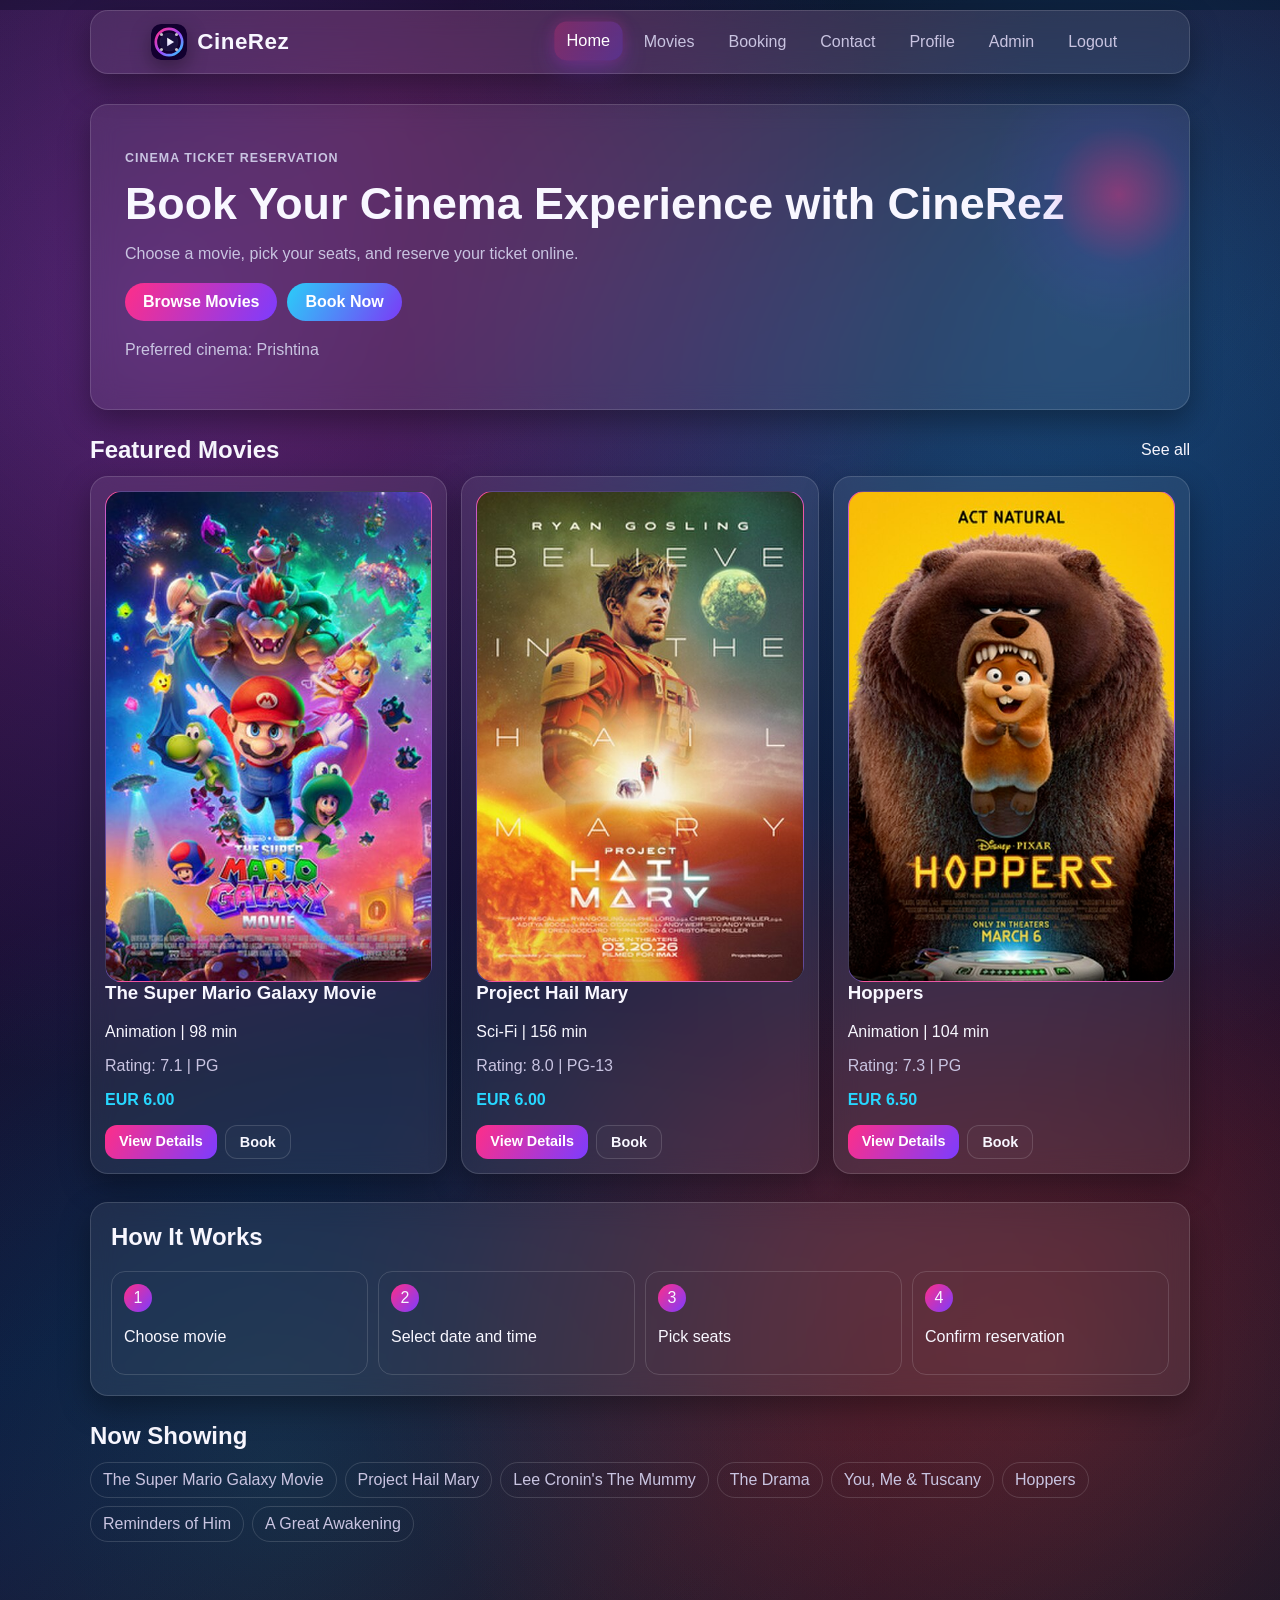
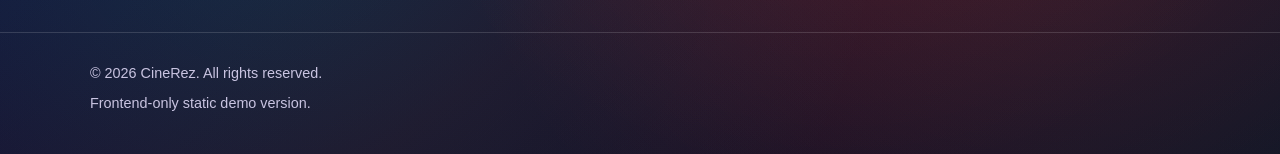
<file: index.html>
<!DOCTYPE html>
<html lang="en">
<head>
    <meta charset="UTF-8">
    <meta name="viewport" content="width=device-width, initial-scale=1.0">
    <title>Home | CineRez</title>
    <link rel="stylesheet" href="css/style.css">
    <noscript><style>body{opacity:1!important;transform:none!important;}</style></noscript>
    <script defer src="js/main.js"></script>
</head>
<body>
<div class="background-overlay"></div>

<header class="site-header glass">
    <div class="container nav-wrap">
        <a class="logo" href="index.html" aria-label="CineRez home">
            <img src="images/cinerez-logo.svg" alt="CineRez logo">
            <span>CineRez</span>
        </a>
        <button class="menu-toggle" id="menuToggle" aria-label="Toggle menu">Menu</button>
        <nav id="mainNav">
            <a class="active" href="index.html">Home</a>
            <a href="movies.html">Movies</a>
            <a href="booking.html">Booking</a>
            <a href="contact.html">Contact</a>
            <a href="profile.html">Profile</a>
            <a href="admin.html">Admin</a>
            <a href="login.html">Logout</a>
        </nav>
    </div>
</header>

<main class="container">
    <section class="hero glass">
        <div class="hero-content">
            <p class="eyebrow">Cinema Ticket Reservation</p>
            <h1>Book Your Cinema Experience with CineRez</h1>
            <p>Choose a movie, pick your seats, and reserve your ticket online.</p>
            <div class="hero-actions">
                <a class="btn btn-primary" href="movies.html">Browse Movies</a>
                <a class="btn btn-secondary" href="movies.html">Book Now</a>
            </div>
            <p class="small-muted">Preferred cinema: Prishtina</p>
        </div>
        <div class="hero-glow"></div>
    </section>

    <section>
        <div class="section-head">
            <h2>Featured Movies</h2>
            <a href="movies.html">See all</a>
        </div>
        <div class="movie-grid">
            <article class="movie-card glass">
                <div class="poster-placeholder"><img src="images/movie1.jpg" alt="The Super Mario Galaxy Movie poster"></div>
                <h3>The Super Mario Galaxy Movie</h3>
                <p>Animation | 98 min</p>
                <p class="rating">Rating: 7.1 | PG</p>
                <p class="price">EUR 6.00</p>
                <div class="card-actions">
                    <a class="btn btn-sm" href="movie-details.html">View Details</a>
                    <a class="btn btn-sm btn-outline" href="booking.html">Book</a>
                </div>
            </article>
            <article class="movie-card glass">
                <div class="poster-placeholder"><img src="images/movie2.jpg" alt="Project Hail Mary poster"></div>
                <h3>Project Hail Mary</h3>
                <p>Sci-Fi | 156 min</p>
                <p class="rating">Rating: 8.0 | PG-13</p>
                <p class="price">EUR 6.00</p>
                <div class="card-actions">
                    <a class="btn btn-sm" href="movie-details.html">View Details</a>
                    <a class="btn btn-sm btn-outline" href="booking.html">Book</a>
                </div>
            </article>
            <article class="movie-card glass">
                <div class="poster-placeholder"><img src="images/movie6.jpg" alt="Hoppers poster"></div>
                <h3>Hoppers</h3>
                <p>Animation | 104 min</p>
                <p class="rating">Rating: 7.3 | PG</p>
                <p class="price">EUR 6.50</p>
                <div class="card-actions">
                    <a class="btn btn-sm" href="movie-details.html">View Details</a>
                    <a class="btn btn-sm btn-outline" href="booking.html">Book</a>
                </div>
            </article>
        </div>
    </section>

    <section class="glass how-it-works">
        <h2>How It Works</h2>
        <div class="steps">
            <div><span>1</span><p>Choose movie</p></div>
            <div><span>2</span><p>Select date and time</p></div>
            <div><span>3</span><p>Pick seats</p></div>
            <div><span>4</span><p>Confirm reservation</p></div>
        </div>
    </section>

    <section>
        <div class="section-head"><h2>Now Showing</h2></div>
        <div class="ticker">
            <span>The Super Mario Galaxy Movie</span>
            <span>Project Hail Mary</span>
            <span>Lee Cronin's The Mummy</span>
            <span>The Drama</span>
            <span>You, Me &amp; Tuscany</span>
            <span>Hoppers</span>
            <span>Reminders of Him</span>
            <span>A Great Awakening</span>
        </div>
    </section>
</main>

<footer class="site-footer">
    <div class="container footer-inner">
        <p>&copy; 2026 CineRez. All rights reserved.</p>
        <p>Frontend-only static demo version.</p>
    </div>
</footer>
</body>
</html>
</file>
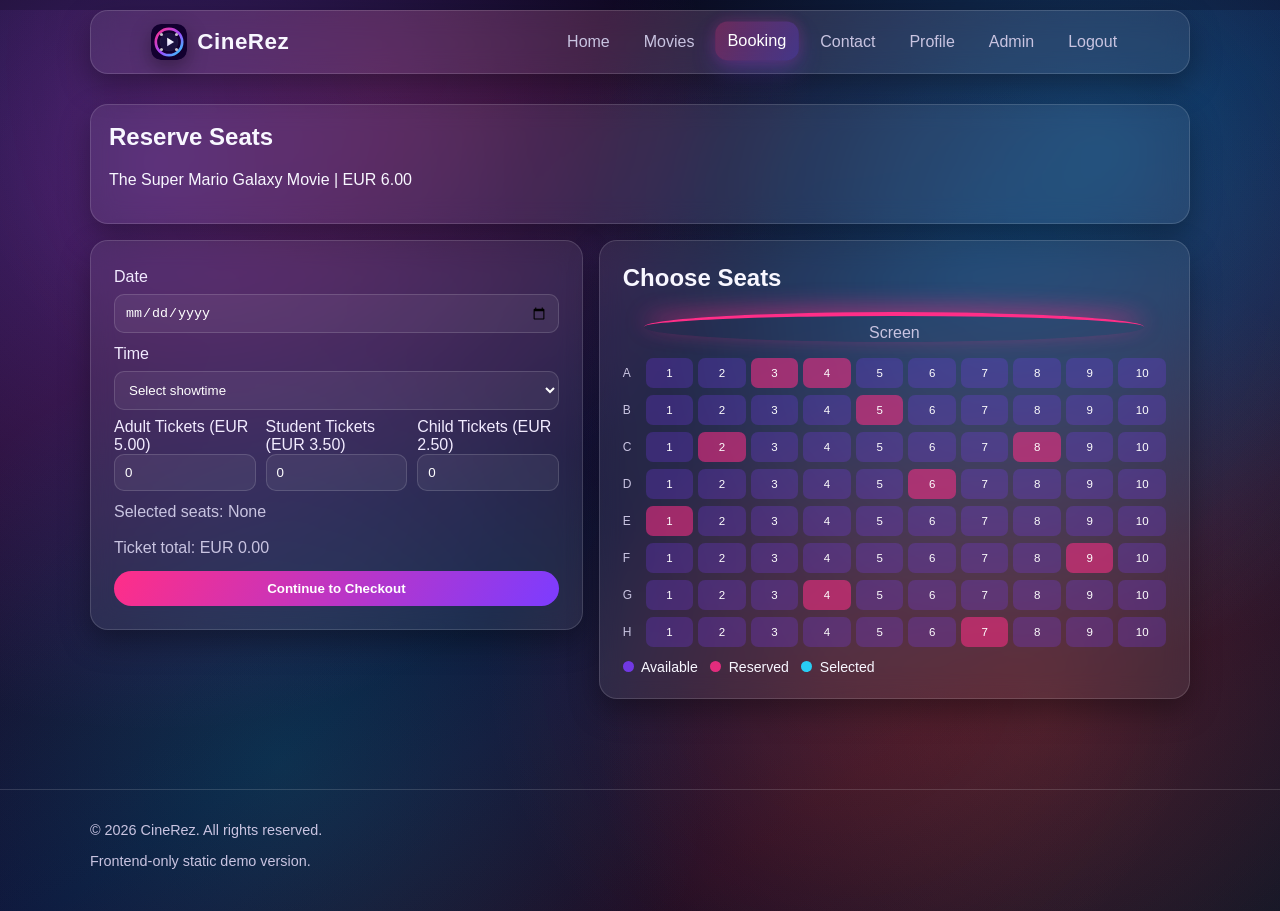
<file: booking.html>
<!DOCTYPE html>
<html lang="en">
<head>
    <meta charset="UTF-8">
    <meta name="viewport" content="width=device-width, initial-scale=1.0">
    <title>Booking | CineRez</title>
    <link rel="stylesheet" href="css/style.css">
    <noscript><style>body{opacity:1!important;transform:none!important;}</style></noscript>
    <script defer src="js/main.js"></script>
</head>
<body>
<div class="background-overlay"></div>
<header class="site-header glass">
    <div class="container nav-wrap">
        <a class="logo" href="index.html"><img src="images/cinerez-logo.svg" alt="CineRez logo"><span>CineRez</span></a>
        <button class="menu-toggle" id="menuToggle" aria-label="Toggle menu">Menu</button>
        <nav id="mainNav">
            <a href="index.html">Home</a>
            <a href="movies.html">Movies</a>
            <a class="active" href="booking.html">Booking</a>
            <a href="contact.html">Contact</a>
            <a href="profile.html">Profile</a>
            <a href="admin.html">Admin</a>
            <a href="login.html">Logout</a>
        </nav>
    </div>
</header>
<main class="container">
    <section class="glass page-head">
        <h1>Reserve Seats</h1>
        <p>The Super Mario Galaxy Movie | EUR 6.00</p>
    </section>

    <section class="booking-layout">
        <form class="glass stack-form" method="get" action="checkout.html" id="bookingForm" data-adult-price="5" data-student-price="3.5" data-child-price="2.5">
            <input type="hidden" name="movie_id" value="1">
            <input type="hidden" name="selected_seats" id="selectedSeats" value="">
            <label>Date</label>
            <input type="date" name="date" required>
            <label>Time</label>
            <select name="time" required>
                <option value="">Select showtime</option>
                <option>16:00</option><option>18:30</option><option>21:00</option>
            </select>
            <div class="ticket-grid">
                <div><label>Adult Tickets (EUR 5.00)</label><input type="number" min="0" max="10" name="adult_tickets" id="adultTickets" value="0" required></div>
                <div><label>Student Tickets (EUR 3.50)</label><input type="number" min="0" max="10" name="student_tickets" id="studentTickets" value="0" required></div>
                <div><label>Child Tickets (EUR 2.50)</label><input type="number" min="0" max="10" name="child_tickets" id="childTickets" value="0" required></div>
            </div>
            <p class="small-muted">Selected seats: <span id="selectedSeatsPreview">None</span></p>
            <p class="small-muted">Ticket total: <span id="ticketTotalPreview">EUR 0.00</span></p>
            <button class="btn btn-primary" type="submit">Continue to Checkout</button>
        </form>
        <section class="glass seat-panel">
            <h2>Choose Seats</h2>
            <div class="screen-arc">Screen</div>
            <div class="seat-map" id="seatMap">
                <div class="seat-row"><span class="row-label">A</span><button type="button" class="seat available" data-seat="A1">1</button><button type="button" class="seat available" data-seat="A2">2</button><button type="button" class="seat occupied" data-seat="A3" disabled>3</button><button type="button" class="seat occupied" data-seat="A4" disabled>4</button><button type="button" class="seat available" data-seat="A5">5</button><button type="button" class="seat available" data-seat="A6">6</button><button type="button" class="seat available" data-seat="A7">7</button><button type="button" class="seat available" data-seat="A8">8</button><button type="button" class="seat available" data-seat="A9">9</button><button type="button" class="seat available" data-seat="A10">10</button></div>
                <div class="seat-row"><span class="row-label">B</span><button type="button" class="seat available" data-seat="B1">1</button><button type="button" class="seat available" data-seat="B2">2</button><button type="button" class="seat available" data-seat="B3">3</button><button type="button" class="seat available" data-seat="B4">4</button><button type="button" class="seat occupied" data-seat="B5" disabled>5</button><button type="button" class="seat available" data-seat="B6">6</button><button type="button" class="seat available" data-seat="B7">7</button><button type="button" class="seat available" data-seat="B8">8</button><button type="button" class="seat available" data-seat="B9">9</button><button type="button" class="seat available" data-seat="B10">10</button></div>
                <div class="seat-row"><span class="row-label">C</span><button type="button" class="seat available" data-seat="C1">1</button><button type="button" class="seat occupied" data-seat="C2" disabled>2</button><button type="button" class="seat available" data-seat="C3">3</button><button type="button" class="seat available" data-seat="C4">4</button><button type="button" class="seat available" data-seat="C5">5</button><button type="button" class="seat available" data-seat="C6">6</button><button type="button" class="seat available" data-seat="C7">7</button><button type="button" class="seat occupied" data-seat="C8" disabled>8</button><button type="button" class="seat available" data-seat="C9">9</button><button type="button" class="seat available" data-seat="C10">10</button></div>
                <div class="seat-row"><span class="row-label">D</span><button type="button" class="seat available" data-seat="D1">1</button><button type="button" class="seat available" data-seat="D2">2</button><button type="button" class="seat available" data-seat="D3">3</button><button type="button" class="seat available" data-seat="D4">4</button><button type="button" class="seat available" data-seat="D5">5</button><button type="button" class="seat occupied" data-seat="D6" disabled>6</button><button type="button" class="seat available" data-seat="D7">7</button><button type="button" class="seat available" data-seat="D8">8</button><button type="button" class="seat available" data-seat="D9">9</button><button type="button" class="seat available" data-seat="D10">10</button></div>
                <div class="seat-row"><span class="row-label">E</span><button type="button" class="seat occupied" data-seat="E1" disabled>1</button><button type="button" class="seat available" data-seat="E2">2</button><button type="button" class="seat available" data-seat="E3">3</button><button type="button" class="seat available" data-seat="E4">4</button><button type="button" class="seat available" data-seat="E5">5</button><button type="button" class="seat available" data-seat="E6">6</button><button type="button" class="seat available" data-seat="E7">7</button><button type="button" class="seat available" data-seat="E8">8</button><button type="button" class="seat available" data-seat="E9">9</button><button type="button" class="seat available" data-seat="E10">10</button></div>
                <div class="seat-row"><span class="row-label">F</span><button type="button" class="seat available" data-seat="F1">1</button><button type="button" class="seat available" data-seat="F2">2</button><button type="button" class="seat available" data-seat="F3">3</button><button type="button" class="seat available" data-seat="F4">4</button><button type="button" class="seat available" data-seat="F5">5</button><button type="button" class="seat available" data-seat="F6">6</button><button type="button" class="seat available" data-seat="F7">7</button><button type="button" class="seat available" data-seat="F8">8</button><button type="button" class="seat occupied" data-seat="F9" disabled>9</button><button type="button" class="seat available" data-seat="F10">10</button></div>
                <div class="seat-row"><span class="row-label">G</span><button type="button" class="seat available" data-seat="G1">1</button><button type="button" class="seat available" data-seat="G2">2</button><button type="button" class="seat available" data-seat="G3">3</button><button type="button" class="seat occupied" data-seat="G4" disabled>4</button><button type="button" class="seat available" data-seat="G5">5</button><button type="button" class="seat available" data-seat="G6">6</button><button type="button" class="seat available" data-seat="G7">7</button><button type="button" class="seat available" data-seat="G8">8</button><button type="button" class="seat available" data-seat="G9">9</button><button type="button" class="seat available" data-seat="G10">10</button></div>
                <div class="seat-row"><span class="row-label">H</span><button type="button" class="seat available" data-seat="H1">1</button><button type="button" class="seat available" data-seat="H2">2</button><button type="button" class="seat available" data-seat="H3">3</button><button type="button" class="seat available" data-seat="H4">4</button><button type="button" class="seat available" data-seat="H5">5</button><button type="button" class="seat available" data-seat="H6">6</button><button type="button" class="seat occupied" data-seat="H7" disabled>7</button><button type="button" class="seat available" data-seat="H8">8</button><button type="button" class="seat available" data-seat="H9">9</button><button type="button" class="seat available" data-seat="H10">10</button></div>
            </div>
            <div class="legend"><span><i class="seat-dot available"></i> Available</span><span><i class="seat-dot occupied"></i> Reserved</span><span><i class="seat-dot selected"></i> Selected</span></div>
        </section>
    </section>
</main>
<footer class="site-footer"><div class="container footer-inner"><p>&copy; 2026 CineRez. All rights reserved.</p><p>Frontend-only static demo version.</p></div></footer>
</body>
</html>
</file>
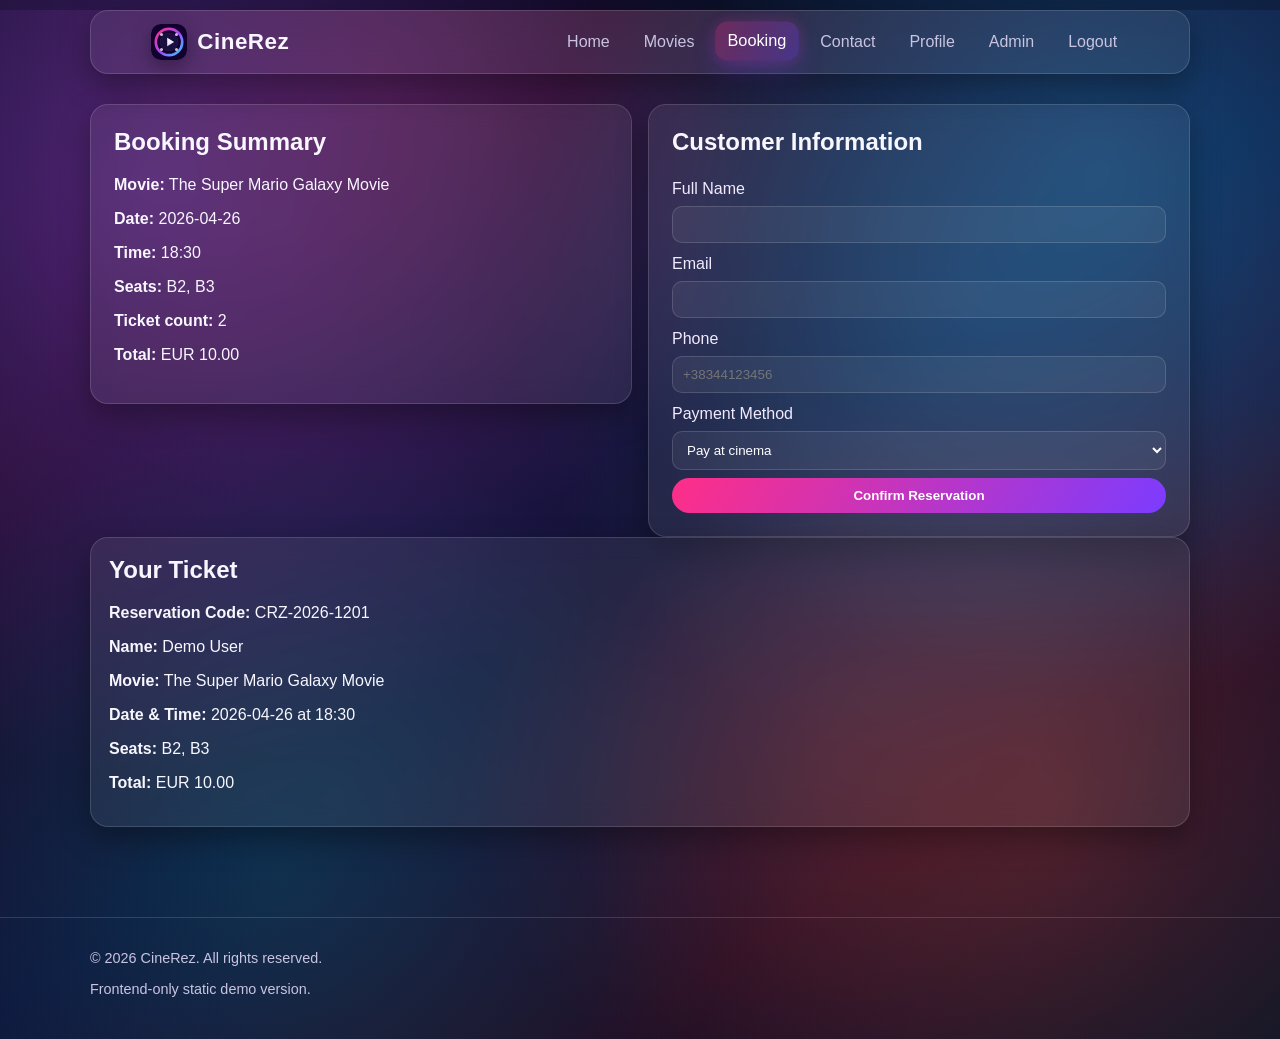
<file: checkout.html>
<!DOCTYPE html>
<html lang="en">
<head>
    <meta charset="UTF-8">
    <meta name="viewport" content="width=device-width, initial-scale=1.0">
    <title>Checkout | CineRez</title>
    <link rel="stylesheet" href="css/style.css">
    <noscript><style>body{opacity:1!important;transform:none!important;}</style></noscript>
    <script defer src="js/main.js"></script>
</head>
<body>
<div class="background-overlay"></div>
<header class="site-header glass">
    <div class="container nav-wrap">
        <a class="logo" href="index.html"><img src="images/cinerez-logo.svg" alt="CineRez logo"><span>CineRez</span></a>
        <button class="menu-toggle" id="menuToggle" aria-label="Toggle menu">Menu</button>
        <nav id="mainNav">
            <a href="index.html">Home</a>
            <a href="movies.html">Movies</a>
            <a class="active" href="booking.html">Booking</a>
            <a href="contact.html">Contact</a>
            <a href="profile.html">Profile</a>
            <a href="admin.html">Admin</a>
            <a href="login.html">Logout</a>
        </nav>
    </div>
</header>
<main class="container">
    <section class="checkout-grid">
        <article class="glass summary-card">
            <h2>Booking Summary</h2>
            <p><strong>Movie:</strong> The Super Mario Galaxy Movie</p>
            <p><strong>Date:</strong> 2026-04-26</p>
            <p><strong>Time:</strong> 18:30</p>
            <p><strong>Seats:</strong> B2, B3</p>
            <p><strong>Ticket count:</strong> 2</p>
            <p><strong>Total:</strong> EUR 10.00</p>
        </article>
        <article class="glass">
            <h2>Customer Information</h2>
            <form class="stack-form" method="post" action="#" data-static-demo="true">
                <label>Full Name</label><input type="text" name="full_name" required>
                <label>Email</label><input type="email" name="email" required>
                <label>Phone</label><input type="text" name="phone" placeholder="+38344123456" required>
                <label>Payment Method</label>
                <select name="payment_method" required>
                    <option value="pay_at_cinema">Pay at cinema</option>
                    <option value="card_demo">Card payment (demo unavailable)</option>
                </select>
                <button class="btn btn-primary" type="submit">Confirm Reservation</button>
            </form>
        </article>
    </section>

    <section class="glass ticket-card">
        <h2>Your Ticket</h2>
        <p><strong>Reservation Code:</strong> CRZ-2026-1201</p>
        <p><strong>Name:</strong> Demo User</p>
        <p><strong>Movie:</strong> The Super Mario Galaxy Movie</p>
        <p><strong>Date &amp; Time:</strong> 2026-04-26 at 18:30</p>
        <p><strong>Seats:</strong> B2, B3</p>
        <p><strong>Total:</strong> EUR 10.00</p>
    </section>
</main>
<footer class="site-footer"><div class="container footer-inner"><p>&copy; 2026 CineRez. All rights reserved.</p><p>Frontend-only static demo version.</p></div></footer>
</body>
</html>
</file>
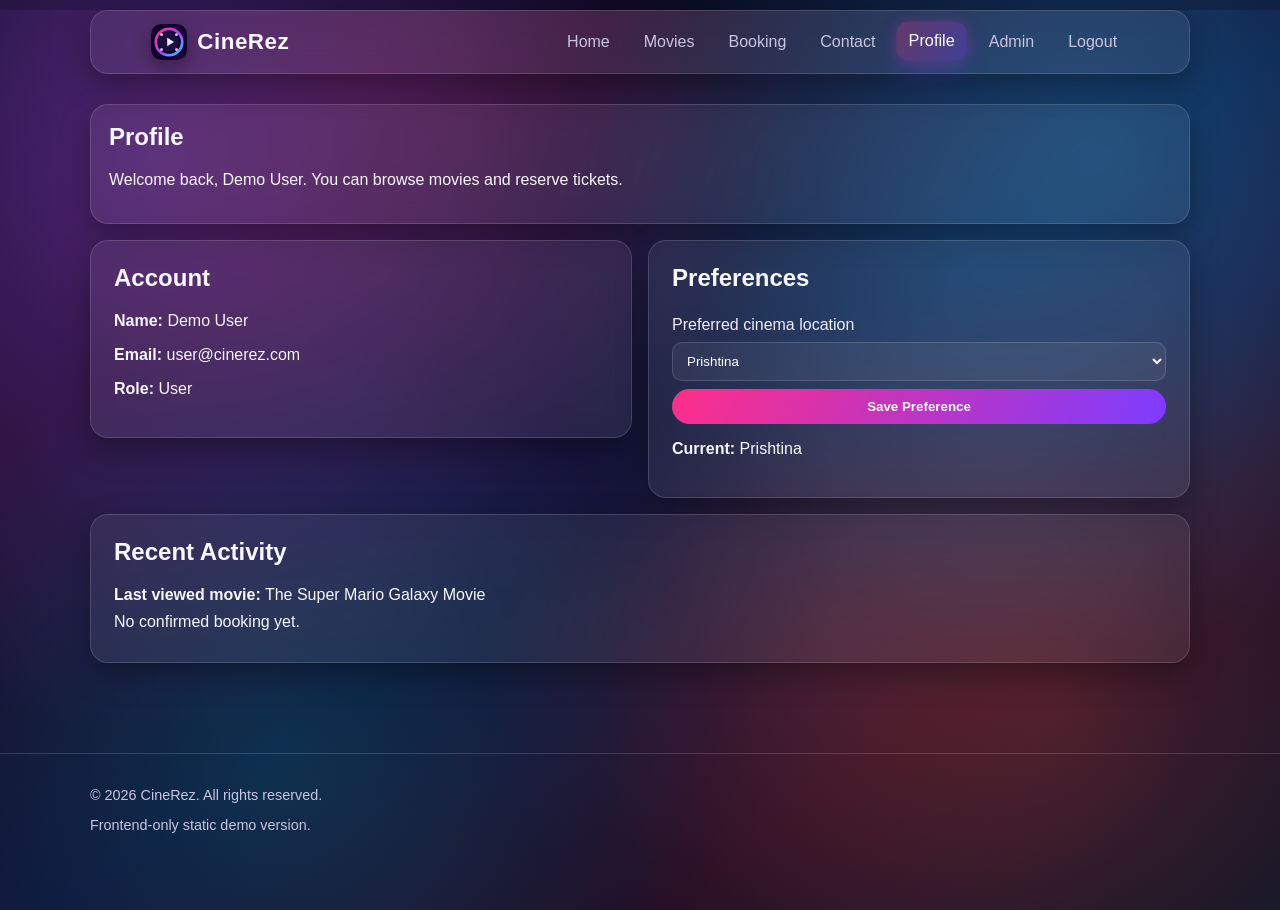
<file: profile.html>
<!DOCTYPE html>
<html lang="en">
<head>
    <meta charset="UTF-8">
    <meta name="viewport" content="width=device-width, initial-scale=1.0">
    <title>Profile | CineRez</title>
    <link rel="stylesheet" href="css/style.css">
    <noscript><style>body{opacity:1!important;transform:none!important;}</style></noscript>
    <script defer src="js/main.js"></script>
</head>
<body>
<div class="background-overlay"></div>
<header class="site-header glass">
    <div class="container nav-wrap">
        <a class="logo" href="index.html"><img src="images/cinerez-logo.svg" alt="CineRez logo"><span>CineRez</span></a>
        <button class="menu-toggle" id="menuToggle" aria-label="Toggle menu">Menu</button>
        <nav id="mainNav">
            <a href="index.html">Home</a>
            <a href="movies.html">Movies</a>
            <a href="booking.html">Booking</a>
            <a href="contact.html">Contact</a>
            <a class="active" href="profile.html">Profile</a>
            <a href="admin.html">Admin</a>
            <a href="login.html">Logout</a>
        </nav>
    </div>
</header>
<main class="container">
    <section class="glass page-head">
        <h1>Profile</h1>
        <p>Welcome back, Demo User. You can browse movies and reserve tickets.</p>
    </section>
    <section class="profile-grid">
        <article class="glass">
            <h2>Account</h2>
            <p><strong>Name:</strong> Demo User</p>
            <p><strong>Email:</strong> user@cinerez.com</p>
            <p><strong>Role:</strong> User</p>
        </article>
        <article class="glass">
            <h2>Preferences</h2>
            <form method="post" action="#" class="stack-form" data-static-demo="true">
                <label>Preferred cinema location</label>
                <select name="preferred_location">
                    <option selected>Prishtina</option><option>Prizren</option><option>Peja</option><option>Gjilan</option>
                </select>
                <button class="btn btn-primary" type="submit">Save Preference</button>
            </form>
            <p><strong>Current:</strong> Prishtina</p>
        </article>
    </section>
    <section class="glass panel-card recent-activity-card">
        <h2>Recent Activity</h2>
        <p><strong>Last viewed movie:</strong> The Super Mario Galaxy Movie</p>
        <p>No confirmed booking yet.</p>
    </section>
</main>
<footer class="site-footer"><div class="container footer-inner"><p>&copy; 2026 CineRez. All rights reserved.</p><p>Frontend-only static demo version.</p></div></footer>
</body>
</html>
</file>
<file: css/style.css>
:root {
    --bg-main: #0b0620;
    --bg-alt: #12002f;
    --card-bg: rgba(255, 255, 255, 0.07);
    --text-main: #f8f7ff;
    --text-muted: #c9c4e1;
    --pink: #ff2e88;
    --purple: #7c3cff;
    --cyan: #27d7ff;
    --danger: #ff5a76;
    --success: #47d888;
    --border: rgba(255, 255, 255, 0.14);
}

* {
    box-sizing: border-box;
}

body {
    margin: 0;
    font-family: "Manrope", "Sora", "Segoe UI", sans-serif;
    color: var(--text-main);
    background:
        radial-gradient(circle at 12% 18%, rgba(152, 74, 255, 0.35) 0%, rgba(10, 7, 26, 0) 42%),
        radial-gradient(circle at 86% 16%, rgba(30, 185, 255, 0.26) 0%, rgba(8, 8, 24, 0) 38%),
        radial-gradient(circle at 82% 78%, rgba(255, 89, 69, 0.2) 0%, rgba(9, 8, 25, 0) 36%),
        radial-gradient(circle at 22% 84%, rgba(0, 215, 194, 0.16) 0%, rgba(8, 8, 24, 0) 34%),
        linear-gradient(150deg, #080611 0%, #0b0620 34%, #10072a 62%, #09051a 100%);
    min-height: 100vh;
    opacity: 0;
    transform: translateY(10px);
    transition: opacity 0.35s ease, transform 0.4s ease;
}

body.page-loaded {
    opacity: 1;
    transform: translateY(0);
}

body.page-leaving {
    opacity: 0;
    transform: translateY(8px);
}

a {
    color: inherit;
    text-decoration: none;
}

.background-overlay {
    position: fixed;
    inset: 0;
    background:
        radial-gradient(circle at 30% 6%, rgba(255, 72, 155, 0.14), rgba(255, 72, 155, 0) 35%),
        radial-gradient(circle at 76% 28%, rgba(42, 180, 255, 0.13), rgba(42, 180, 255, 0) 38%),
        radial-gradient(circle at 66% 72%, rgba(255, 102, 67, 0.11), rgba(255, 102, 67, 0) 34%),
        linear-gradient(
            145deg,
            rgba(130, 82, 255, 0.08) 0%,
            rgba(255, 66, 149, 0.08) 24%,
            rgba(14, 148, 255, 0.08) 52%,
            rgba(255, 83, 53, 0.08) 76%,
            rgba(15, 187, 169, 0.08) 100%
        );
    z-index: -3;
}

.ambient-lines {
    position: fixed;
    inset: 0;
    pointer-events: none;
    z-index: -2;
    overflow: hidden;
}

.ambient-line {
    position: fixed;
    top: -8%;
    height: 116vh;
    width: clamp(120px, 15vw, 300px);
    opacity: 0.6;
    background:
        radial-gradient(70% 36% at 30% 16%, rgba(255, 67, 163, 0.45), rgba(255, 67, 163, 0) 78%),
        radial-gradient(80% 42% at 72% 44%, rgba(136, 74, 255, 0.42), rgba(136, 74, 255, 0) 82%),
        radial-gradient(72% 36% at 36% 74%, rgba(40, 201, 255, 0.36), rgba(40, 201, 255, 0) 84%),
        radial-gradient(68% 34% at 64% 92%, rgba(255, 106, 71, 0.34), rgba(255, 106, 71, 0) 88%);
    box-shadow:
        0 0 30px rgba(255, 46, 136, 0.18),
        0 0 56px rgba(124, 60, 255, 0.18),
        0 0 76px rgba(39, 215, 255, 0.16);
    filter: blur(5px) saturate(1.1);
    animation: auroraDrift 24s ease-in-out infinite, auroraHue 18s linear infinite;
}

.ambient-line::before,
.ambient-line::after {
    content: "";
    position: absolute;
    inset: 0;
    pointer-events: none;
    border-radius: 50% 38% 44% 52% / 44% 52% 38% 46%;
}

.ambient-line::before {
    background: linear-gradient(
        190deg,
        rgba(255, 72, 155, 0.28) 0%,
        rgba(126, 70, 255, 0.3) 36%,
        rgba(49, 198, 255, 0.28) 68%,
        rgba(255, 109, 64, 0.22) 100%
    );
    filter: blur(18px);
    opacity: 0.8;
    animation: auroraBreath 22s ease-in-out infinite;
}

.ambient-line::after {
    inset: 8% 24% 8% 24%;
    background: linear-gradient(
        180deg,
        rgba(255, 255, 255, 0) 0%,
        rgba(255, 255, 255, 0.18) 22%,
        rgba(255, 255, 255, 0.3) 46%,
        rgba(255, 255, 255, 0.14) 72%,
        rgba(255, 255, 255, 0) 100%
    );
    filter: blur(12px);
    mix-blend-mode: screen;
}

.ambient-line.left {
    left: -30px;
}

.ambient-line.right {
    right: -30px;
    animation-delay: -9s, -4s;
}

@keyframes auroraDrift {
    0% {
        transform: translateY(-24px);
    }
    50% {
        transform: translateY(16px);
    }
    100% {
        transform: translateY(-24px);
    }
}

@keyframes auroraHue {
    0% {
        filter: blur(5px) saturate(1.08) hue-rotate(0deg);
        opacity: 0.5;
    }
    100% {
        filter: blur(7px) saturate(1.2) hue-rotate(20deg);
        opacity: 0.68;
    }
}

@keyframes auroraBreath {
    0% {
        transform: translateY(-14px) scaleY(0.96);
    }
    50% {
        transform: translateY(12px) scaleY(1.05);
    }
    100% {
        transform: translateY(-14px) scaleY(0.96);
    }
}

.container {
    width: min(1100px, 92%);
    margin: 0 auto;
}

.glass {
    background: var(--card-bg);
    border: 1px solid var(--border);
    backdrop-filter: blur(12px);
    border-radius: 18px;
    box-shadow: 0 12px 30px rgba(0, 0, 0, 0.34);
}

.page-head,
.filters,
.booking-layout > .glass,
.checkout-grid > .glass,
.profile-grid > .glass,
.stats-grid > .glass,
.auth-card,
.summary-card,
.ticket-card {
    padding: clamp(16px, 1.8vw, 24px);
}

.panel-card {
    padding: clamp(16px, 1.8vw, 24px);
    margin-top: 16px;
}

.glass h1,
.glass h2,
.glass h3 {
    margin-top: 0;
}

.site-header {
    position: sticky;
    top: 10px;
    z-index: 20;
    margin: 10px auto;
    width: min(1100px, 92%);
}

.nav-wrap {
    display: flex;
    align-items: center;
    justify-content: space-between;
    gap: 14px;
    padding: 12px 16px;
}

.logo {
    font-size: 1.4rem;
    font-weight: 700;
    letter-spacing: 0.5px;
    display: inline-flex;
    align-items: center;
    gap: 0.65rem;
}

.logo img {
    width: 36px;
    height: 36px;
    border-radius: 10px;
    box-shadow: 0 7px 20px rgba(0, 0, 0, 0.35);
}

.logo span {
    font-family: "Sora", "Manrope", sans-serif;
    font-weight: 800;
}

nav {
    display: flex;
    align-items: center;
    gap: 10px;
}

nav a {
    padding: 10px 12px;
    border-radius: 12px;
    color: var(--text-muted);
    transition: background 0.32s ease, transform 0.28s ease, box-shadow 0.32s ease, color 0.3s ease;
}

nav a:hover,
nav a.active {
    color: #fff;
    background: linear-gradient(120deg, rgba(255, 46, 136, 0.28), rgba(124, 60, 255, 0.3));
    transform: translateY(-1px) scale(1.02);
    box-shadow: 0 10px 24px rgba(124, 60, 255, 0.23), 0 0 14px rgba(255, 46, 136, 0.2);
}

nav a:active {
    transform: translateY(0) scale(0.98);
    box-shadow: 0 6px 14px rgba(124, 60, 255, 0.18);
}

.menu-toggle {
    display: none;
    border: 1px solid var(--border);
    border-radius: 10px;
    background: transparent;
    color: #fff;
    padding: 8px 12px;
    transition: background 0.3s ease, box-shadow 0.3s ease, transform 0.2s ease;
}

.menu-toggle:hover {
    background: rgba(255, 255, 255, 0.08);
    box-shadow: 0 0 0 2px rgba(124, 60, 255, 0.26), 0 8px 18px rgba(124, 60, 255, 0.25);
    transform: translateY(-1px);
}

.menu-toggle:active {
    transform: scale(0.97);
}

main {
    padding: 20px 0 60px;
}

.hero {
    position: relative;
    overflow: hidden;
    padding: 34px;
    margin-bottom: 24px;
}

.hero-content h1 {
    margin: 8px 0 12px;
    font-size: clamp(1.9rem, 4vw, 2.8rem);
}

.eyebrow {
    color: var(--cyan);
    font-weight: 600;
    text-transform: uppercase;
    letter-spacing: 0.08em;
    font-size: 0.78rem;
}

.hero-content p {
    color: var(--text-muted);
    max-width: 620px;
}

.hero-actions {
    display: flex;
    gap: 10px;
    flex-wrap: wrap;
    margin: 20px 0;
}

.hero-glow {
    position: absolute;
    right: -70px;
    top: -50px;
    width: 280px;
    height: 280px;
    background: radial-gradient(circle, rgba(255, 46, 136, 0.43), rgba(124, 60, 255, 0.08), transparent 70%);
}

.btn {
    display: inline-block;
    border: 0;
    border-radius: 999px;
    padding: 10px 18px;
    font-weight: 600;
    cursor: pointer;
    transition: background 0.35s ease, transform 0.24s ease, box-shadow 0.35s ease, color 0.3s ease, border-color 0.3s ease;
}

.btn:hover {
    transform: translateY(-2px) scale(1.02);
    box-shadow: 0 0 0 1px rgba(255, 255, 255, 0.22), 0 12px 26px rgba(124, 60, 255, 0.34), 0 0 18px rgba(255, 46, 136, 0.24);
}

.btn:active {
    transform: translateY(0) scale(0.97);
    box-shadow: 0 5px 14px rgba(124, 60, 255, 0.28);
}

.btn-primary,
.btn-sm {
    background: linear-gradient(120deg, var(--pink), var(--purple));
    color: #fff;
}

.btn-secondary {
    background: linear-gradient(120deg, rgba(39, 215, 255, 0.95), rgba(124, 60, 255, 0.95));
    color: #fff;
}

.btn-outline {
    border: 1px solid var(--border);
    color: var(--text-main);
    background: rgba(255, 255, 255, 0.02);
}

.btn-outline:hover {
    border-color: rgba(39, 215, 255, 0.45);
    background: rgba(39, 215, 255, 0.12);
    color: #fff;
}

.btn-sm {
    padding: 8px 14px;
    border-radius: 12px;
    font-size: 0.9rem;
}

.section-head {
    margin: 26px 0 12px;
    display: flex;
    justify-content: space-between;
    align-items: center;
}

.section-head h2 {
    margin: 0;
}

.movie-grid {
    display: grid;
    grid-template-columns: repeat(auto-fit, minmax(220px, 1fr));
    gap: 14px;
}

.movie-card {
    padding: 14px;
    transition: transform 0.25s ease, box-shadow 0.25s ease, border-color 0.25s ease;
}

.movie-card:hover {
    transform: translateY(-4px);
    border-color: rgba(255, 255, 255, 0.32);
    box-shadow: 0 16px 30px rgba(0, 0, 0, 0.4);
}

.poster-placeholder {
    width: 100%;
    aspect-ratio: 2/3;
    border-radius: 16px;
    background: linear-gradient(160deg, rgba(255, 46, 136, 0.95), rgba(124, 60, 255, 0.92), rgba(11, 6, 32, 0.95));
    border: 1px solid rgba(255, 255, 255, 0.2);
    overflow: hidden;
}

.poster-placeholder img {
    width: 100%;
    height: 100%;
    display: block;
    object-fit: cover;
}

.poster-placeholder.large {
    max-width: 300px;
}

.rating,
.small-muted {
    color: var(--text-muted);
}

.price {
    color: var(--cyan);
    font-weight: 700;
}

.card-actions {
    display: flex;
    gap: 8px;
    margin-top: 8px;
}

.how-it-works {
    margin-top: 28px;
    padding: 20px;
}

.steps {
    display: grid;
    grid-template-columns: repeat(auto-fit, minmax(120px, 1fr));
    gap: 10px;
}

.steps div {
    padding: 12px;
    border-radius: 14px;
    border: 1px solid var(--border);
}

.steps span {
    display: inline-block;
    width: 28px;
    height: 28px;
    border-radius: 50%;
    text-align: center;
    line-height: 28px;
    background: linear-gradient(130deg, var(--pink), var(--purple));
}

.ticker {
    display: flex;
    flex-wrap: wrap;
    gap: 8px;
    margin-top: 10px;
}

.ticker span {
    padding: 8px 12px;
    border-radius: 999px;
    border: 1px solid var(--border);
    color: var(--text-muted);
}

.page-head {
    padding: 18px;
    margin-bottom: 16px;
}

.filters {
    padding: 14px;
    margin-bottom: 16px;
}

.filter-form {
    display: grid;
    grid-template-columns: repeat(5, minmax(0, 1fr));
    gap: 10px;
}

input,
select,
textarea {
    width: 100%;
    border-radius: 10px;
    border: 1px solid var(--border);
    background: rgba(255, 255, 255, 0.06);
    color: #fff;
    padding: 10px;
}

input,
select,
textarea,
.faq-question {
    transition: border-color 0.22s ease, box-shadow 0.22s ease, background 0.22s ease, transform 0.18s ease;
}

input:focus,
select:focus,
textarea:focus {
    outline: none;
    border-color: rgba(39, 215, 255, 0.55);
    box-shadow: 0 0 0 3px rgba(39, 215, 255, 0.16);
    background: rgba(255, 255, 255, 0.09);
}

option {
    background: #1a1338;
}

.stack-form {
    display: grid;
    gap: 8px;
}

.empty-state,
.error-box {
    padding: 20px;
    text-align: center;
}

.movie-details {
    display: grid;
    grid-template-columns: minmax(220px, 320px) 1fr;
    gap: 20px;
    padding: 20px;
}

.showtimes {
    display: flex;
    align-items: center;
    flex-wrap: wrap;
    gap: 12px;
    margin-top: 20px;
}

.showtimes h3 {
    margin: 0;
    margin-right: 8px;
    font-size: 28px;
}

.showtimes span {
    display: inline-flex;
    align-items: center;
    justify-content: center;
    min-width: 75px;
    padding: 12px 18px;
    border-radius: 999px;
    border: 1px solid rgba(255, 255, 255, 0.18);
    font-size: 20px;
}

.booking-layout {
    display: grid;
    grid-template-columns: 1fr 1.2fr;
    gap: 16px;
    align-items: start;
}

.ticket-grid {
    display: grid;
    grid-template-columns: repeat(3, minmax(0, 1fr));
    gap: 10px;
}

.seat-panel {
    padding: 16px;
}

.screen-arc {
    margin: 10px auto 16px;
    width: 92%;
    text-align: center;
    color: var(--text-muted);
    border-top: 4px solid var(--pink);
    border-radius: 50%;
    padding-top: 8px;
    box-shadow: 0 -6px 22px rgba(255, 46, 136, 0.45);
}

.seat-map {
    display: grid;
    gap: 7px;
}

.seat-row {
    display: grid;
    grid-template-columns: 18px repeat(10, minmax(0, 1fr));
    gap: 5px;
    align-items: center;
}

.row-label {
    font-size: 0.75rem;
    color: var(--text-muted);
}

.seat {
    border: 1px solid transparent;
    border-radius: 7px;
    padding: 8px 0;
    background: rgba(124, 60, 255, 0.24);
    color: #fff;
    font-size: 0.72rem;
    cursor: pointer;
    transition: all 0.2s ease;
}

.seat.available:hover {
    border-color: var(--cyan);
}

.seat.occupied {
    background: rgba(255, 46, 136, 0.55);
    cursor: not-allowed;
}

.seat.selected {
    background: rgba(39, 215, 255, 0.7);
    color: #051124;
    font-weight: 700;
}

.legend {
    display: flex;
    gap: 12px;
    flex-wrap: wrap;
    margin-top: 12px;
    font-size: 0.88rem;
}

.seat-dot {
    width: 11px;
    height: 11px;
    border-radius: 50%;
    display: inline-block;
    margin-right: 4px;
}

.seat-dot.available {
    background: rgba(124, 60, 255, 0.85);
}

.seat-dot.occupied {
    background: rgba(255, 46, 136, 0.85);
}

.seat-dot.selected {
    background: rgba(39, 215, 255, 0.95);
}

.checkout-grid,
.profile-grid,
.stats-grid {
    display: grid;
    grid-template-columns: 1fr 1fr;
    gap: 16px;
    align-items: start;
}

.summary-card,
.ticket-card,
.auth-card {
    padding: 18px;
}

.recent-activity-card p {
    margin: 0.55rem 0;
}

.activity-grid {
    display: grid;
    grid-template-columns: repeat(auto-fit, minmax(200px, 1fr));
    gap: 8px 16px;
}

.dashboard-table-card h2 {
    margin-bottom: 12px;
}

.stat-card {
    padding: 16px;
}

.stat-card p {
    font-size: 1.6rem;
    margin: 8px 0 0;
    color: var(--cyan);
}

.table-wrap {
    overflow-x: auto;
}

table {
    width: 100%;
    border-collapse: collapse;
}

th,
td {
    border-bottom: 1px solid var(--border);
    padding: 10px;
    text-align: left;
    font-size: 0.92rem;
}

thead th {
    color: #efeaff;
    font-size: 0.97rem;
    letter-spacing: 0.01em;
    background: rgba(255, 255, 255, 0.03);
}

tbody tr {
    transition: background 0.2s ease;
}

tbody tr:hover {
    background: rgba(255, 255, 255, 0.035);
}

.alert {
    padding: 10px 12px;
    border-radius: 12px;
    margin: 10px 0;
}

.alert.error {
    background: rgba(255, 90, 118, 0.15);
    border: 1px solid rgba(255, 90, 118, 0.55);
}

.alert.success,
.success-card {
    background: rgba(71, 216, 136, 0.12);
    border: 1px solid rgba(71, 216, 136, 0.52);
    padding: 14px;
}

.demo-box {
    margin-top: 14px;
    border: 1px dashed var(--border);
    border-radius: 12px;
    padding: 10px;
    color: var(--text-muted);
}

.faq-question {
    width: 100%;
    margin-top: 8px;
    border: 1px solid var(--border);
    background: rgba(255, 255, 255, 0.04);
    color: #fff;
    text-align: left;
    border-radius: 10px;
    padding: 10px;
    cursor: pointer;
}

.faq-question:hover {
    transform: translateY(-1px);
    box-shadow: 0 8px 18px rgba(124, 60, 255, 0.22), 0 0 12px rgba(255, 46, 136, 0.16);
    border-color: rgba(255, 255, 255, 0.3);
}

.faq-question:active {
    transform: scale(0.985);
}

.faq-answer {
    max-height: 0;
    overflow: hidden;
    opacity: 0;
    padding: 0 4px;
    color: var(--text-muted);
    transition: max-height 0.28s ease, opacity 0.25s ease, padding 0.2s ease;
}

.faq-answer.open {
    max-height: 110px;
    opacity: 1;
    padding: 8px 4px 12px;
}

.stack-form label {
    margin-top: 4px;
    color: #f2ebff;
}

.stack-form > p.small-muted {
    margin: 4px 0 6px;
}

.site-footer {
    border-top: 1px solid var(--border);
    margin-top: 30px;
}

.footer-inner {
    padding: 18px 0 28px;
    color: var(--text-muted);
    font-size: 0.9rem;
}

.page-hero {
    padding: 18px 0 6px;
}

.page-hero h1 {
    color: #fff;
    margin: 0 0 10px;
}

.section-subtitle {
    color: var(--text-muted);
    margin-top: 0;
}

.section {
    padding-top: 1rem;
}

.filter-bar {
    display: flex;
    gap: 10px;
    flex-wrap: wrap;
    align-items: center;
    padding: 15px;
    margin-bottom: 24px;
}

.filter-bar input,
.filter-bar select {
    flex: 1 1 180px;
}

.flash-stack {
    margin-top: 12px;
}

.nav-user {
    color: var(--text-muted);
    font-size: 0.9rem;
    padding: 0 6px;
}

.btn-danger {
    background: rgba(255, 90, 118, 0.18);
    border: 1px solid rgba(255, 90, 118, 0.55);
    color: #fff;
}

.btn-danger:hover {
    background: rgba(255, 90, 118, 0.3);
    border-color: rgba(255, 90, 118, 0.85);
}

.admin-actions,
.table-actions {
    display: flex;
    gap: 8px;
    flex-wrap: wrap;
    align-items: center;
}

.admin-actions {
    margin-top: 14px;
}

.form-grid {
    display: grid;
    grid-template-columns: repeat(3, minmax(0, 1fr));
    gap: 10px;
}

.poster-thumb {
    width: 56px;
    height: 78px;
    object-fit: cover;
    border-radius: 8px;
    border: 1px solid var(--border);
}

.large-thumb {
    width: 110px;
    height: 154px;
}

.status-badge {
    display: inline-flex;
    align-items: center;
    border-radius: 999px;
    padding: 5px 10px;
    font-size: 0.82rem;
    border: 1px solid var(--border);
}

.status-active {
    color: #caffdf;
    background: rgba(71, 216, 136, 0.12);
    border-color: rgba(71, 216, 136, 0.45);
}

.status-cancelled {
    color: #ffd0d8;
    background: rgba(255, 90, 118, 0.13);
    border-color: rgba(255, 90, 118, 0.45);
}

.reservation-cancelled {
    opacity: 0.65;
}

.ajax-message:empty,
.api-status:empty {
    display: none;
}

.api-results {
    display: grid;
    grid-template-columns: repeat(auto-fit, minmax(220px, 1fr));
    gap: 14px;
    margin-top: 18px;
}

.api-card {
    padding: 14px;
}

.api-card img {
    width: 100%;
    max-height: 260px;
    object-fit: cover;
    border-radius: 12px;
    border: 1px solid var(--border);
}

.api-card p {
    color: var(--text-muted);
}

@media (max-width: 900px) {
    .booking-layout,
    .movie-details,
    .checkout-grid,
    .profile-grid,
    .stats-grid {
        grid-template-columns: 1fr;
    }

    .filter-form {
        grid-template-columns: 1fr 1fr;
    }

    .form-grid {
        grid-template-columns: 1fr;
    }

    .ticket-grid {
        grid-template-columns: 1fr;
    }
}

@media (max-width: 760px) {
    .menu-toggle {
        display: inline-block;
    }

    nav {
        display: none;
        position: absolute;
        right: 14px;
        top: 58px;
        background: #1a103f;
        border: 1px solid var(--border);
        border-radius: 12px;
        padding: 10px;
        flex-direction: column;
        min-width: 160px;
    }

    nav.open {
        display: flex;
    }

    .hero {
        padding: 24px;
    }

    .filter-form {
        grid-template-columns: 1fr;
    }

    .card-actions {
        flex-direction: column;
    }
}

@media (max-width: 1200px) {
    .ambient-line {
        width: clamp(86px, 10vw, 170px);
        opacity: 0.4;
    }
}

@media (max-width: 860px) {
    .ambient-lines {
        display: none;
    }
}

@media (prefers-reduced-motion: reduce) {
    * {
        transition-duration: 0.01ms !important;
        animation-duration: 0.01ms !important;
    }

    body {
        opacity: 1;
        transform: none;
    }
}
</file>
